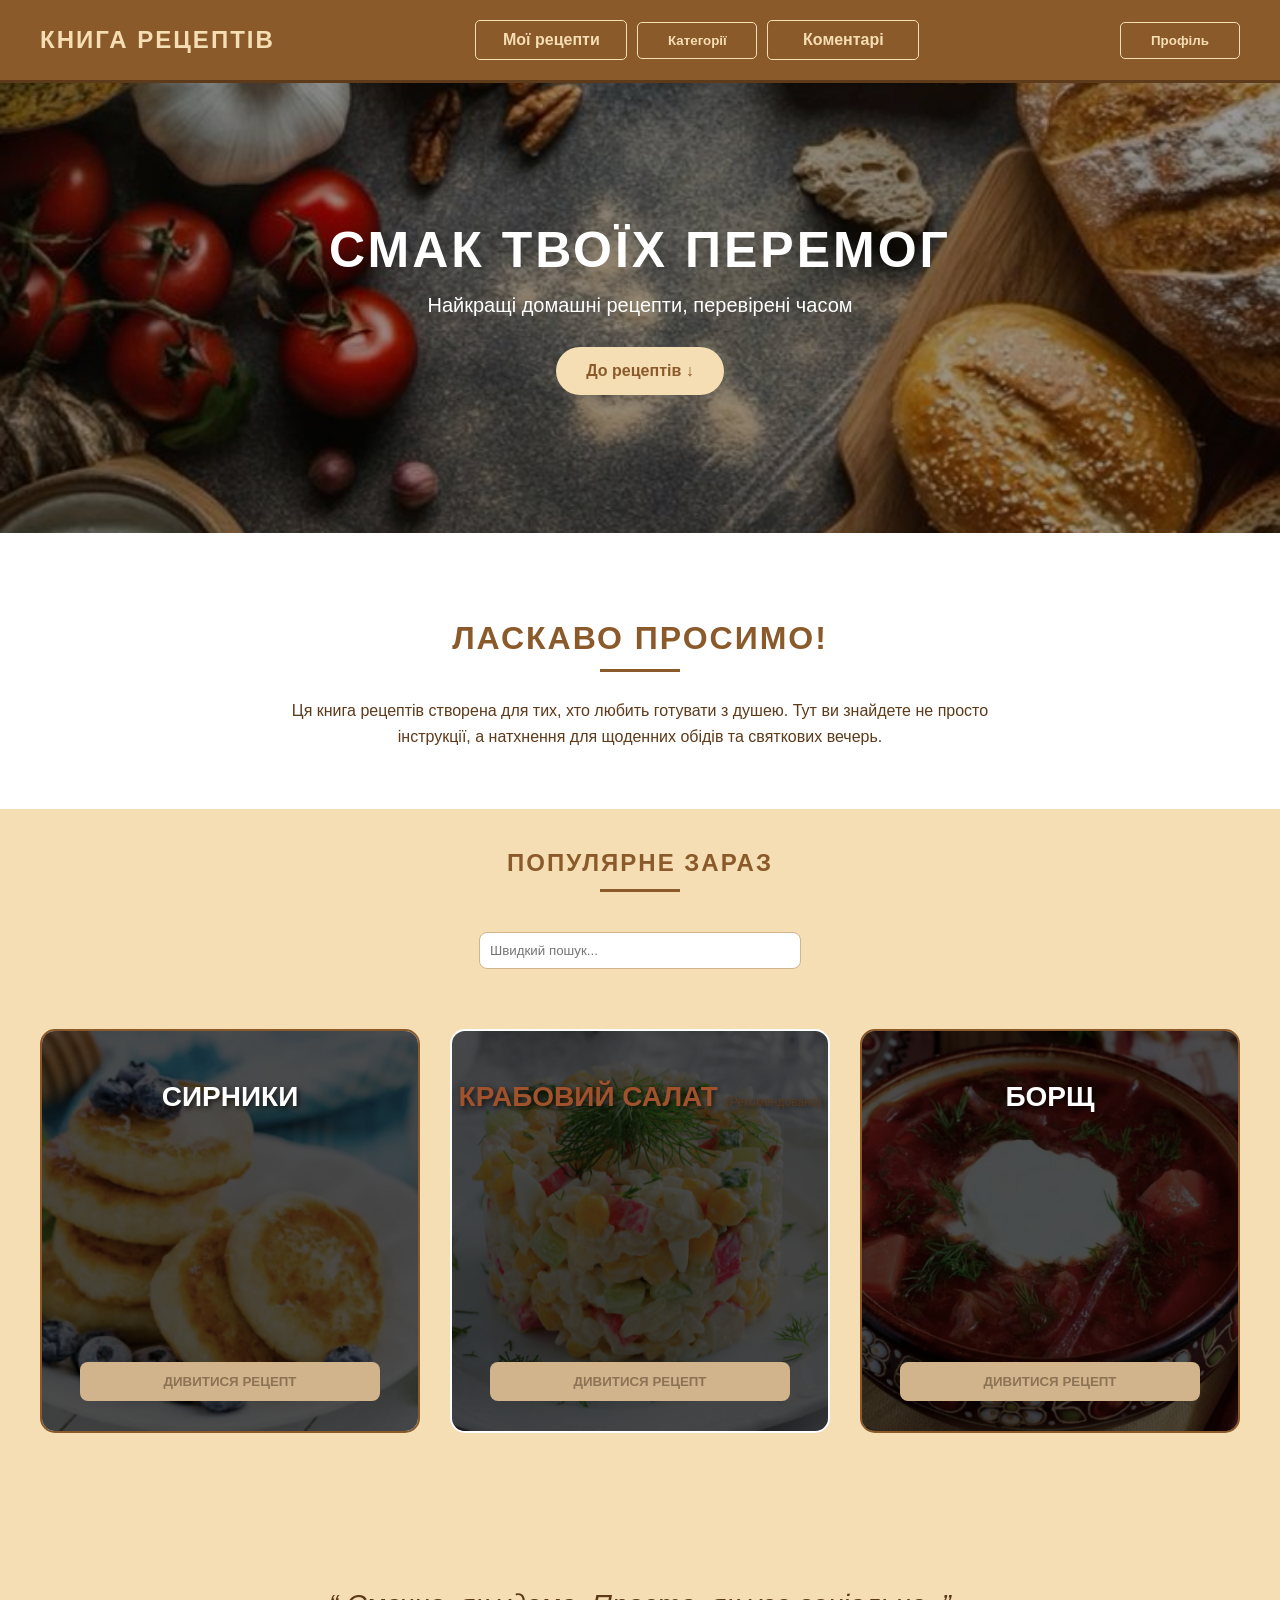
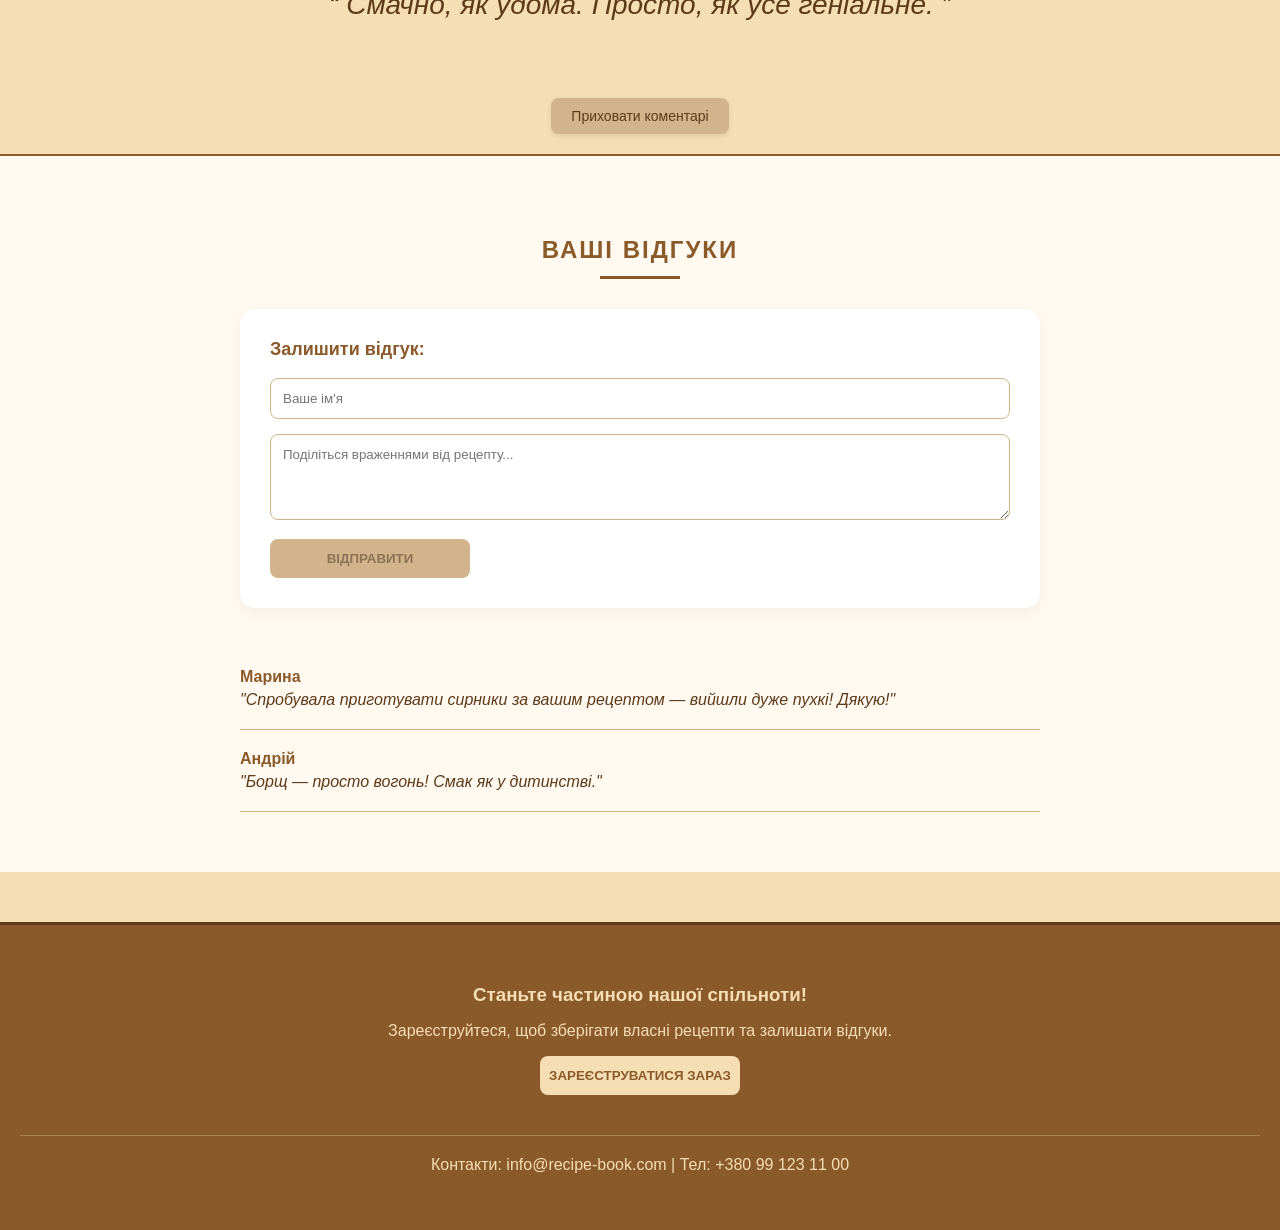
<file: index.html>
<!DOCTYPE html>
<html lang="uk">
<head>
    <meta name="viewport" content="width=device-width, initial-scale=1.0">
    <meta charset="UTF-8">
    <link rel="preconnect" href="https://fonts.googleapis.com">
    <link rel="preconnect" href="https://fonts.gstatic.com" crossorigin>
    <link href="https://fonts.googleapis.com/css2?family=Montserrat:wght@400;700&family=Playfair+Display:ital,wght@0,400..900;1,400..900&display=swap" rel="stylesheet">
    <link rel="stylesheet" href="style.css">
    <title>Кулінарна книга</title>
</head>
<body>
    <header class="header">
        <div class="logo">КНИГА РЕЦЕПТІВ</div>
    
        <nav class="nav">
            <a href="#recipes" class="nav-button">Мої рецепти</a>
            
            <div class="dropdown">
                <button class="dropbtn">Категорії</button>
                <div class="dropdown-content">
                    <a href="breakfast.html">Сніданки</a>
                    <a href="lunch.html">Обіди</a>
                    <a href="desserts.html">Десерти</a>
                    <a href="cold.html">Холодне</a>
                    <a href="drinks.html">Напої</a>
                </div>
            </div>
            
            <a href="index.html#comments" class="nav-button">Коментарі</a>
        </nav>
    
        <div class="dropdown">
            <button class="dropbtn">Профіль</button>
            <div class="dropdown-content">
                <a href="profile.html">Увійти</a> 
                <a href="#registration">Зареєструватися</a>
            </div>
        </div>
    </header>

    <main>
        <section class="hero-section" style="background: linear-gradient(rgba(0,0,0,0.4), rgba(0,0,0,0.4)), url('img/main-bg.jpg') no-repeat center/cover; height: 450px; display: flex; flex-direction: column; justify-content: center; align-items: center; color: white; text-align: center;">
            <h1 style="font-size: 50px; text-transform: uppercase; letter-spacing: 3px; margin: 0;">Смак Твоїх Перемог</h1>
            <p style="font-size: 20px; margin: 15px 0 30px;">Найкращі домашні рецепти, перевірені часом</p>
            <a href="#recipes" style="background-color: #F5DEB3; color: #8B5A2B; padding: 15px 30px; text-decoration: none; font-weight: bold; border-radius: 30px; transition: 0.3s;">До рецептів ↓</a>
        </section>
    
        <section style="padding: 60px 20px; text-align: center; background-color: #fff;">
            <h2 style="color: #8B5A2B; font-size: 32px;">Ласкаво просимо!</h2>
            <p style="max-width: 700px; margin: 0 auto; color: #5d3a1a; line-height: 1.6;">
                Ця книга рецептів створена для тих, хто любить готувати з душею. 
                Тут ви знайдете не просто інструкції, а натхнення для щоденних обідів та святкових вечерь.
            </p>
        </section>
    
        <section id="recipes" style="padding: 20px 0 60px;">
            <h2 style="text-align: center; color: #8B5A2B; margin-bottom: 40px;">Популярне зараз</h2>
            <div class="recipe-grid">
                <div class="recipe-card">
                    <div class="recipe-image-container"><img src="img/sirniky.png" class="recipe-image"></div>
                    <h3 class="recipe-title">СИРНИКИ</h3>
                    <button class="recipe-btn" onclick="openModal('sirnykyModal')">Дивитися рецепт</button>
                </div>
                
                <div class="recipe-card">
                    <div class="recipe-image-container"><img src="img/crab.png" class="recipe-image"></div>
                    <h3 class="recipe-title">КРАБОВИЙ САЛАТ</h3>
                    <button class="recipe-btn" onclick="openModal('crabModal')">Дивитися рецепт</button>
                </div>
    
                <div class="recipe-card">
                    <div class="recipe-image-container"><img src="img/borch.png" class="recipe-image"></div>
                    <h3 class="recipe-title">БОРЩ</h3>
                    <button class="recipe-btn" onclick="openModal('borchModal')">Дивитися рецепт</button>
                </div>
            </div>
        </section>
    
        <section style="padding: 50px 20px; text-align: center; background: transparent;">
            <div style="max-width: 900px; margin: 0 auto; color: #5d3a1a;">
                <h3 style="font-style: italic; font-size: 28px; font-weight: 300; line-height: 1.6; margin: 0;">
                    &ldquo; Смачно, як удома. Просто, як усе геніальне. &rdquo;
                </h3>
            </div>
        </section>
    </main>
    <div style="text-align: center; margin: 20px 0;">
        <button id="toggleCommentsBtn" onclick="toggleComments()" class="comment-toggle-button">
            Приховати коментарі
        </button>
    </div>
    <section id="comments" style="padding: 60px 20px; background-color: #fff9f0; border-top: 2px solid #8B5A2B;">
        <div style="max-width: 800px; margin: 0 auto;">
            <h2 style="text-align: center; color: #8B5A2B; margin-bottom: 30px; font-family: Arial, sans-serif;">ВАШІ ВІДГУКИ</h2>
    
            <div style="background: white; padding: 30px; border-radius: 15px; box-shadow: 0 4px 15px rgba(0,0,0,0.05); margin-bottom: 40px;">
                <h3 style="color: #8B5A2B; margin-top: 0; font-size: 18px;">Залишити відгук:</h3>
                <form id="commentForm">
                    <input type="text" placeholder="Ваше ім'я" style="width: 100%; padding: 12px; margin-bottom: 15px; border: 1px solid #d2b48c; border-radius: 8px; box-sizing: border-box;">
                    <textarea placeholder="Поділіться враженнями від рецепту..." rows="4" style="width: 100%; padding: 12px; margin-bottom: 15px; border: 1px solid #d2b48c; border-radius: 8px; box-sizing: border-box; resize: vertical;"></textarea>
                    <button type="button" class="recipe-btn" style="position: static; width: 200px; cursor: pointer;">Відправити</button>
                </form>
            </div>
    
            <div id="commentsList">
                <div style="border-bottom: 1px solid #d2b48c; padding: 20px 0;">
                    <strong style="color: #8B5A2B; font-size: 16px;">Марина</strong>
                    <p style="color: #5d3a1a; margin: 5px 0 0; font-style: italic;">"Спробувала приготувати сирники за вашим рецептом — вийшли дуже пухкі! Дякую!"</p>
                </div>
                <div style="border-bottom: 1px solid #d2b48c; padding: 20px 0;">
                    <strong style="color: #8B5A2B; font-size: 16px;">Андрій</strong>
                    <p style="color: #5d3a1a; margin: 5px 0 0; font-style: italic;">"Борщ — просто вогонь! Смак як у дитинстві."</p>
                </div>
            </div>
        </div>
    </section>
    <footer id="registration" style="padding: 40px 20px; text-align: center; background-color: #8B5A2B; color: #F5DEB3;">
        <h3 style="margin-bottom: 10px;">Станьте частиною нашої спільноти!</h3>
        <p>Зареєструйтеся, щоб зберігати власні рецепти та залишати відгуки.</p>
        <button class="recipe-btn" style="position: static; background-color: #F5DEB3; color: #8B5A2B; width: 200px; margin-bottom: 20px;">Зареєструватися зараз</button>
        <hr style="border: 0; border-top: 1px solid rgba(245, 222, 179, 0.3); margin: 20px 0;">
        <p>Контакти: info@recipe-book.com | Тел: +380 99 123 11 00</p>
    </footer>

    <div id="sirnykyModal" class="modal">
        <div class="modal-content">
          <span class="close-btn" onclick="closeModal('sirnykyModal')">&times;</span>
          <h2>Сирники</h2>
          <p><strong>Інгредієнти:</strong> 500г сиру, 1 яйце, 3 ст.л. борошна, 2 ст.л. цукру.</p>
          <p><strong>Приготування:</strong> Змішати всі інгредієнти, сформувати сирники та обсмажити на сковорідці до золотистої скоринки.</p>
        </div>
    </div>

    <div id="crabModal" class="modal">
        <div class="modal-content">
            <span class="close-btn" onclick="closeModal('crabModal')">&times;</span>
            <h2>Крабовий салат</h2>
            <p><strong>Інгредієнти:</strong> Крабові палички, кукурудза, яйця, рис, огірок, майонез.</p>
            <p><strong>Приготування:</strong> Наріжте інгредієнти кубиками, змішайте та заправте майонезом.</p>
        </div>
    </div>
    
    <div id="borchModal" class="modal">
        <div class="modal-content">
            <span class="close-btn" onclick="closeModal('borchModal')">&times;</span>
            <h2>Український Борщ</h2>
            <p><strong>Інгредієнти:</strong> М'ясо, буряк, капуста, картопля, морква, цибуля, томатна паста.</p>
            <p><strong>Приготування:</strong> Зваріть бульйон, додайте овочі. Буряк тушкуйте окремо з томатом для кольору.</p>
        </div>
    </div>

    <script src="script.js"></script>
</body>
</html>
</file>
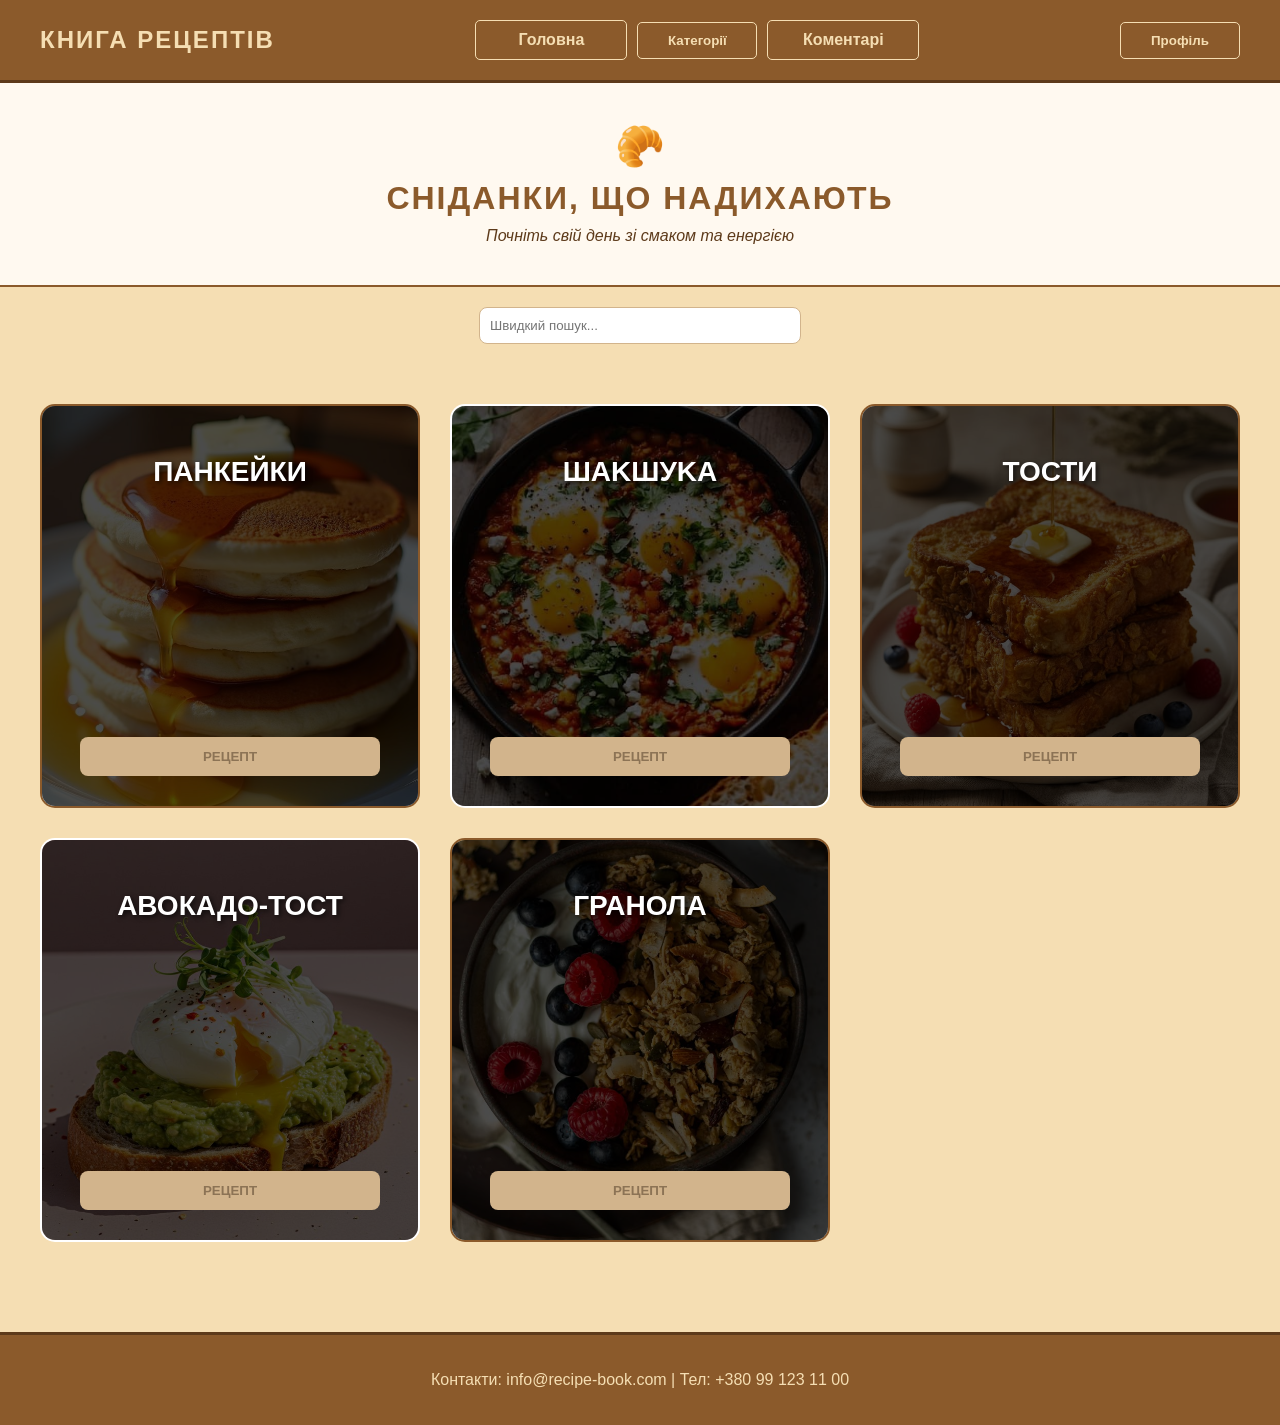
<file: breakfast.html>
<!DOCTYPE html>
<html lang="uk">
<head>
    <meta name="viewport" content="width=device-width, initial-scale=1.0">
    <meta charset="UTF-8">
    <link rel="stylesheet" href="style.css">
    <title>Сніданки - Кулінарна книга</title>
</head>
<body>
    <header class="header">
        <div class="logo">КНИГА РЕЦЕПТІВ</div>
        <nav class="nav">
            <a href="index.html" class="nav-button">Головна</a>
            <div class="dropdown">
                <button class="dropbtn">Категорії</button>
                <div class="dropdown-content">
                    <a href="breakfast.html">Сніданки</a>
                    <a href="lunch.html">Обіди</a>
                    <a href="desserts.html">Десерти</a>
                    <a href="cold.html">Холодне</a>
                    <a href="drinks.html">Напої</a>
                </div>
            </div>
            <a href="#comments" class="nav-button">Коментарі</a>
        </nav>
        <div class="dropdown">
            <button class="dropbtn">Профіль</button>
            <div class="dropdown-content">
                <a href="profile.html">Увійти</a> 
                <a href="#registration">Зареєструватися</a>
            </div>
        </div>
    </header>

    <main>
        <section style="background-color: #fff9f0; padding: 40px 0; text-align: center; border-bottom: 2px solid #8B5A2B;">
            <span style="font-size: 40px; color: #8B5A2B;">🥐</span>
            <h1 style="color: #8B5A2B; text-transform: uppercase; letter-spacing: 2px; margin: 10px 0; font-size: 32px;">
                Сніданки, що надихають
            </h1>
            <p style="color: #5d3a1a; font-style: italic; margin: 0; font-size: 16px;">
                Почніть свій день зі смаком та енергією
            </p>
        </section>

        <section class="recipe-grid">
            <div class="recipe-card">
                <div class="recipe-image-container">
                    <img src="img/pancakes.jpg" alt="Панкейки" class="recipe-image">
                </div>
                <h3 class="recipe-title">ПАНКЕЙКИ</h3>
                <button class="recipe-btn" onclick="openModal('pancakeModal')">Рецепт</button>
            </div>
            
            <div class="recipe-card">
                <div class="recipe-image-container">
                    <img src="img/shakshuka.jpg" alt="Шакшука" class="recipe-image">
                </div>
                <h3 class="recipe-title">ШАKШУKA</h3>
                <button class="recipe-btn" onclick="openModal('shakshukaModal')">Рецепт</button>
            </div>
            
            <div class="recipe-card">
                <div class="recipe-image-container">
                    <img src="img/toasts.jpg" alt="Тости" class="recipe-image">
                </div>
                <h3 class="recipe-title">ТОСТИ</h3>
                <button class="recipe-btn" onclick="openModal('toastModal')">Рецепт</button>
            </div>
            
            <div class="recipe-card">
                <div class="recipe-image-container">
                    <img src="img/avocado.jpg" alt="Авокадо тост" class="recipe-image">
                </div>
                <h3 class="recipe-title">АВОКАДО-ТОСТ</h3>
                <button class="recipe-btn" onclick="openModal('avocadoModal')">Рецепт</button>
            </div>
            
            <div class="recipe-card">
                <div class="recipe-image-container">
                    <img src="img/granola.jpg" alt="Гранола" class="recipe-image">
                </div>
                <h3 class="recipe-title">ГРАНОЛА</h3>
                <button class="recipe-btn" onclick="openModal('granolaModal')">Рецепт</button>
            </div>
        </section>
    </main>

    <footer>
        <p>Контакти: info@recipe-book.com | Тел: +380 99 123 11 00</p>
    </footer>

    <div id="pancakeModal" class="modal">
        <div class="modal-content">
            <span class="close-btn" onclick="closeModal('pancakeModal')">&times;</span>
            <h2>Пишні Панкейки</h2>
            <p><strong>Інгредієнти:</strong> 200мл молока, 1 яйце, 1.5 склянки борошна, 2 ст.л. цукру, 1 ч.л. розпушувача.</p>
            <p><strong>Приготування:</strong> Змішайте сухі інгредієнти, додайте молоко та яйце. Смажте на сухій сковорідці до появи бульбашок, потім переверніть.</p>
        </div>
    </div>
    
    <div id="shakshukaModal" class="modal">
        <div class="modal-content">
            <span class="close-btn" onclick="closeModal('shakshukaModal')">&times;</span>
            <h2>Шакшука</h2>
            <p><strong>Інгредієнти:</strong> 2 яйця, 2 помідори, половина болгарського перцю, цибуля, спеції (кумін, паприка), зелень.</p>
            <p><strong>Приготування:</strong> Обсмажте цибулю та перець, додайте нарізані томати. Зробіть заглиблення, вбийте яйця та готуйте під кришкою до готовності білка.</p>
        </div>
    </div>
    
    <div id="toastModal" class="modal">
        <div class="modal-content">
            <span class="close-btn" onclick="closeModal('toastModal')">&times;</span>
            <h2>Французькі тости</h2>
            <p><strong>Інгредієнти:</strong> Батон або бріош, 1 яйце, 50мл молока, дрібка кориці, мед для подачі.</p>
            <p><strong>Приготування:</strong> Збийте яйце з молоком та корицею. Вмочіть скибочки хліба в суміш і обсмажте на вершковому маслі до золотої скоринки.</p>
        </div>
    </div>
    
    <div id="avocadoModal" class="modal">
        <div class="modal-content">
            <span class="close-btn" onclick="closeModal('avocadoModal')">&times;</span>
            <h2>Авокадо-тост</h2>
            <p><strong>Інгредієнти:</strong> Цільнозерновий хліб, 1 стигле авокадо, яйце пашот, сіль, лимонний сік.</p>
            <p><strong>Приготування:</strong> Розімніть авокадо з лимонним соком, намажте на підсмажений хліб. Зверху викладіть тепле яйце пашот.</p>
        </div>
    </div>
    
    <div id="granolaModal" class="modal">
        <div class="modal-content">
            <span class="close-btn" onclick="closeModal('granolaModal')">&times;</span>
            <h2>Гранола з йогуртом</h2>
            <p><strong>Інгредієнти:</strong> Гранола (запечена вівсянка), грецький йогурт, свіжі ягоди, горіхи.</p>
            <p><strong>Приготування:</strong> Викладіть у склянку шарами йогурт, потім гранолу, зверху додайте свіжі ягоди та полийте медом.</p>
        </div>
    </div>

    <script src="script.js"></script>
</body>
</html>
</file>
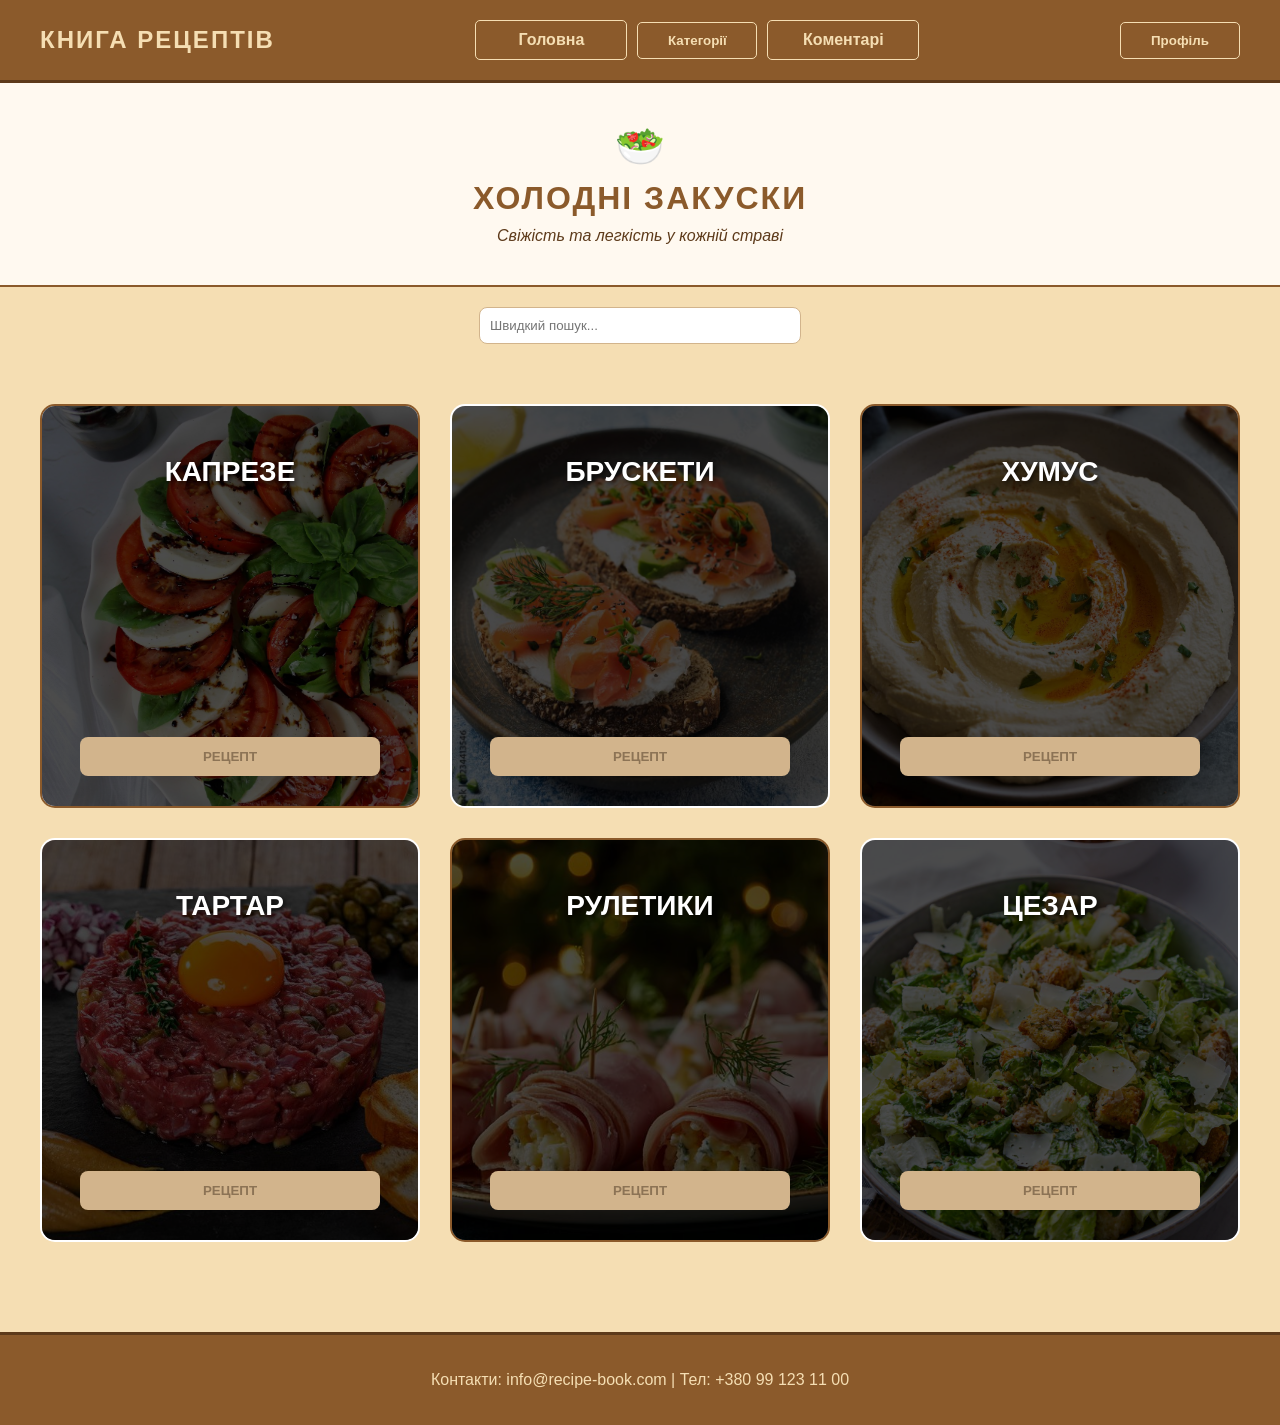
<file: cold.html>
<!DOCTYPE html>
<html lang="uk">
<head>
    <meta name="viewport" content="width=device-width, initial-scale=1.0">
    <meta charset="UTF-8">
    <link rel="stylesheet" href="style.css">
    <title>Холодні закуски - Кулінарна книга</title>
</head>
<body>
    <header class="header">
        <div class="logo">КНИГА РЕЦЕПТІВ</div>
        <nav class="nav">
            <a href="index.html" class="nav-button">Головна</a>
            <div class="dropdown">
                <button class="dropbtn">Категорії</button>
                <div class="dropdown-content">
                    <a href="breakfast.html">Сніданки</a>
                    <a href="lunch.html">Обіди</a>
                    <a href="desserts.html">Десерти</a>
                    <a href="cold.html">Холодне</a>
                    <a href="drinks.html">Напої</a>
                </div>
            </div>
            <a href="#comments" class="nav-button">Коментарі</a>
        </nav>
        <div class="dropdown">
            <button class="dropbtn">Профіль</button>
            <div class="dropdown-content">
                <a href="profile.html">Увійти</a> 
                <a href="#registration">Зареєструватися</a>
            </div>
        </div>
    </header>

    <main>
        <section style="background-color: #fff9f0; padding: 40px 0; text-align: center; border-bottom: 2px solid #8B5A2B;">
            <span style="font-size: 40px; color: #8B5A2B;">🥗</span> 
            <h1 style="color: #8B5A2B; text-transform: uppercase; letter-spacing: 2px; margin: 10px 0; font-size: 32px;">
                Холодні закуски
            </h1>
            <p style="color: #5d3a1a; font-style: italic; margin: 0; font-size: 16px;">
                Свіжість та легкість у кожній страві
            </p>
        </section>

        <section class="recipe-grid">
            <div class="recipe-card">
                <div class="recipe-image-container"><img src="img/caprese.jpg" class="recipe-image"></div>
                <h3 class="recipe-title">КАПРЕЗЕ</h3>
                <button class="recipe-btn" onclick="openModal('capreseModal')">Рецепт</button>
            </div>
            <div class="recipe-card">
                <div class="recipe-image-container"><img src="img/bruschetta.jpg" class="recipe-image"></div>
                <h3 class="recipe-title">БРУСКЕТИ</h3>
                <button class="recipe-btn" onclick="openModal('bruschettaModal')">Рецепт</button>
            </div>
            <div class="recipe-card">
                <div class="recipe-image-container"><img src="img/hummus.jpg" class="recipe-image"></div>
                <h3 class="recipe-title">ХУМУС</h3>
                <button class="recipe-btn" onclick="openModal('hummusModal')">Рецепт</button>
            </div>
            <div class="recipe-card">
                <div class="recipe-image-container"><img src="img/tartare.jpg" class="recipe-image"></div>
                <h3 class="recipe-title">ТАРТАР</h3>
                <button class="recipe-btn" onclick="openModal('tartareModal')">Рецепт</button>
            </div>
            <div class="recipe-card">
                <div class="recipe-image-container"><img src="img/ham-rolls.jpg" class="recipe-image"></div>
                <h3 class="recipe-title">РУЛЕТИКИ</h3>
                <button class="recipe-btn" onclick="openModal('rollsModal')">Рецепт</button>
            </div>
            <div class="recipe-card">
                <div class="recipe-image-container"><img src="img/caesar.jpg" class="recipe-image"></div>
                <h3 class="recipe-title">ЦЕЗАР</h3>
                <button class="recipe-btn" onclick="openModal('caesarModal')">Рецепт</button>
            </div>
        </section>
    </main>

    <footer>
        <p>Контакти: info@recipe-book.com | Тел: +380 99 123 11 00</p>
    </footer>

    <div id="capreseModal" class="modal">
        <div class="modal-content">
            <span class="close-btn" onclick="closeModal('capreseModal')">&times;</span>
            <h2>Салат Капрезе</h2>
            <p><strong>Інгредієнти:</strong> Томати, сир Моцарела, свіжий базилік, оливкова олія, бальзамічний оцет.</p>
            <p><strong>Приготування:</strong> Наріжте томати та моцарелу кружечками. Викладіть по черзі, додайте листя базиліку. Полийте олією та соусом.</p>
        </div>
    </div>
    
    <div id="bruschettaModal" class="modal">
        <div class="modal-content">
            <span class="close-btn" onclick="closeModal('bruschettaModal')">&times;</span>
            <h2>Брускети з лососем</h2>
            <p><strong>Інгредієнти:</strong> Багет, слабосолений лосось, вершковий сир, кріп, лимонний сік.</p>
            <p><strong>Приготування:</strong> Підсушіть скибочки багета. Намажте сиром, викладіть шматочки риби. Посипте кропом та збризніть лимоном.</p>
        </div>
    </div>
    
    <div id="hummusModal" class="modal">
        <div class="modal-content">
            <span class="close-btn" onclick="closeModal('hummusModal')">&times;</span>
            <h2>Домашній хумус</h2>
            <p><strong>Інгредієнти:</strong> Консервований нут, тахіні (кунжутна паста), оливкова олія, часник, сік лимона.</p>
            <p><strong>Приготування:</strong> Збийте в блендері нут із тахіні, часником та лимоном до однорідності. При подачі полийте олією та посипте паприкою.</p>
        </div>
    </div>

    <div id="tartareModal" class="modal">
        <div class="modal-content">
            <span class="close-btn" onclick="closeModal('tartareModal')">&times;</span>
            <h2>Тартар із яловичини</h2>
            <p><strong>Інгредієнти:</strong> Свіжа яловича вирізка, каперси, корнішони, червона цибуля, яєчний жовток.</p>
            <p><strong>Приготування:</strong> Дуже дрібно наріжте м'ясо та овочі. Змішайте, додайте спеції. Зверху викладіть жовток.</p>
        </div>
    </div>
    
    <div id="rollsModal" class="modal">
        <div class="modal-content">
            <span class="close-btn" onclick="closeModal('rollsModal')">&times;</span>
            <h2>Рулетики з шинки</h2>
            <p><strong>Інгредієнти:</strong> Шинка, плавлений сир, часник, майонез, зелень.</p>
            <p><strong>Приготування:</strong> Змішайте натертий сир із часником та майонезом. Намажте на шинку, загорніть рулетиком.</p>
        </div>
    </div>
    
    <div id="caesarModal" class="modal">
        <div class="modal-content">
            <span class="close-btn" onclick="closeModal('caesarModal')">&times;</span>
            <h2>Салат Цезар</h2>
            <p><strong>Інгредієнти:</strong> Салат, куряче філе, сухарики, Пармезан, соус Цезар.</p>
            <p><strong>Приготування:</strong> Викладіть салат, обсмажену курку та сухарики. Полийте соусом та посипте сиром.</p>
        </div>
    </div>

    <script src="script.js"></script>
</body>
</html>
</file>
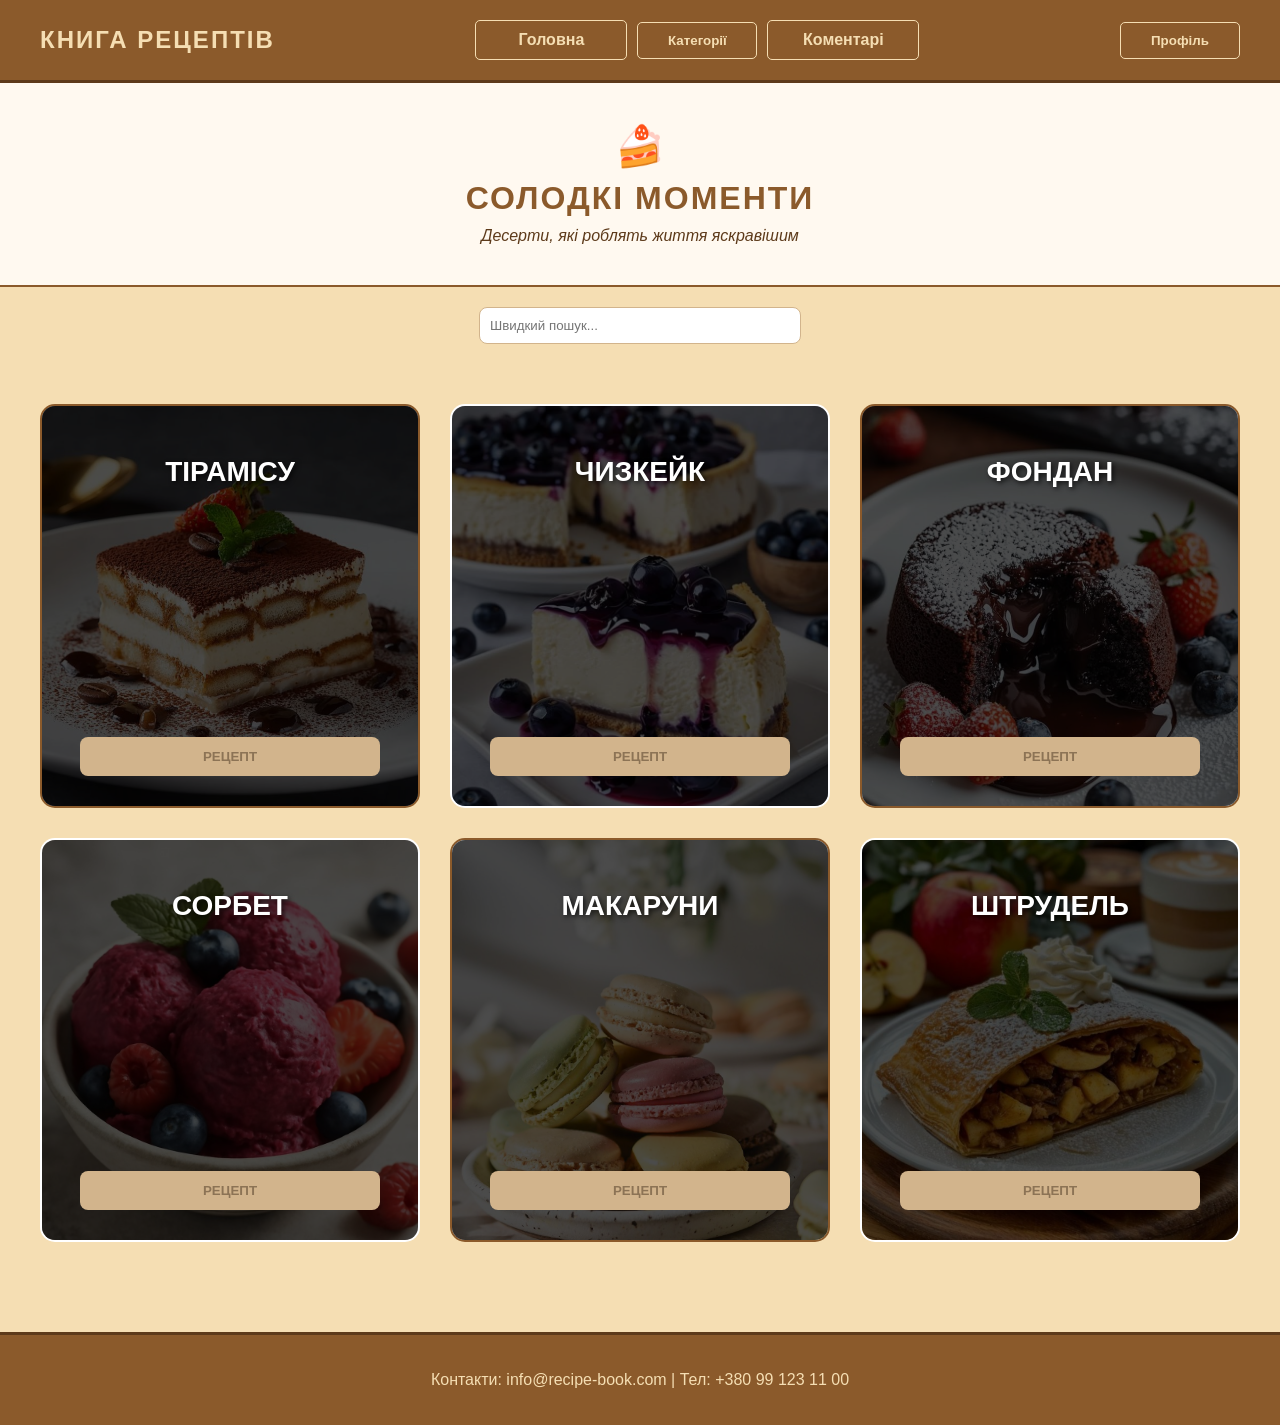
<file: desserts.html>
<!DOCTYPE html>
<html lang="uk">
<head>
    <meta name="viewport" content="width=device-width, initial-scale=1.0">
    <meta charset="UTF-8">
    <link rel="stylesheet" href="style.css">
    <title>Сніданки - Кулінарна книга</title>
</head>
<body>
    <header class="header">
        <div class="logo">КНИГА РЕЦЕПТІВ</div>
        <nav class="nav">
            <a href="index.html" class="nav-button">Головна</a>
            <div class="dropdown">
                <button class="dropbtn">Категорії</button>
                <div class="dropdown-content">
                    <a href="breakfast.html">Сніданки</a>
                    <a href="lunch.html">Обіди</a>
                    <a href="desserts.html">Десерти</a>
                    <a href="cold.html">Холодне</a>
                    <a href="drinks.html">Напої</a>
                </div>
            </div>
            <a href="#comments" class="nav-button">Коментарі</a>
        </nav>
        <div class="dropdown">
            <button class="dropbtn">Профіль</button>
            <div class="dropdown-content">
                <a href="profile.html">Увійти</a> 
                <a href="#registration">Зареєструватися</a>
            </div>
        </div>
    </header>

    <main>
        <section style="background-color: #fff9f0; padding: 40px 0; text-align: center; border-bottom: 2px solid #8B5A2B;">
            <span style="font-size: 40px; color: #8B5A2B;">🍰</span> 
            <h1 style="color: #8B5A2B; text-transform: uppercase; letter-spacing: 2px; margin: 10px 0; font-size: 32px;">
                Солодкі моменти
            </h1>
            <p style="color: #5d3a1a; font-style: italic; margin: 0; font-size: 16px;">
                Десерти, які роблять життя яскравішим
            </p>
        </section>

        <section class="recipe-grid">
            <div class="recipe-card">
                <div class="recipe-image-container"><img src="img/tiramisu.jpg" class="recipe-image"></div>
                <h3 class="recipe-title">ТІРАМІСУ</h3>
                <button class="recipe-btn" onclick="openModal('tiramisuModal')">Рецепт</button>
            </div>
            <div class="recipe-card">
                <div class="recipe-image-container"><img src="img/cheesecake.jpg" class="recipe-image"></div>
                <h3 class="recipe-title">ЧИЗКЕЙК</h3>
                <button class="recipe-btn" onclick="openModal('cheesecakeModal')">Рецепт</button>
            </div>
            <div class="recipe-card">
                <div class="recipe-image-container"><img src="img/fondant.jpg" class="recipe-image"></div>
                <h3 class="recipe-title">ФОНДАН</h3>
                <button class="recipe-btn" onclick="openModal('fondantModal')">Рецепт</button>
            </div>
            <div class="recipe-card">
                <div class="recipe-image-container"><img src="img/sorbet.jpg" class="recipe-image"></div>
                <h3 class="recipe-title">СОРБЕТ</h3>
                <button class="recipe-btn" onclick="openModal('sorbetModal')">Рецепт</button>
            </div>
            <div class="recipe-card">
                <div class="recipe-image-container"><img src="img/macarons.jpg" class="recipe-image"></div>
                <h3 class="recipe-title">МАКАРУНИ</h3>
                <button class="recipe-btn" onclick="openModal('macaronsModal')">Рецепт</button>
            </div>
            <div class="recipe-card">
                <div class="recipe-image-container"><img src="img/strudel.jpg" class="recipe-image"></div>
                <h3 class="recipe-title">ШТРУДЕЛЬ</h3>
                <button class="recipe-btn" onclick="openModal('strudelModal')">Рецепт</button>
            </div>
        </section>
    </main>

    <footer>
        <p>Контакти: info@recipe-book.com | Тел: +380 99 123 11 00</p>
    </footer>

    <div id="tiramisuModal" class="modal">
        <div class="modal-content">
            <span class="close-btn" onclick="closeModal('tiramisuModal')">&times;</span>
            <h2>Тірамісу</h2>
            <p><strong>Інгредієнти:</strong> Савоярді, маскарпоне, кава, какао, яйця, цукор.</p>
            <p><strong>Приготування:</strong> Збийте крем з маскарпоне. Вмочуйте печиво в каву, викладайте шарами з кремом. Посипте какао.</p>
        </div>
    </div>
    
    <div id="cheesecakeModal" class="modal">
        <div class="modal-content">
            <span class="close-btn" onclick="closeModal('cheesecakeModal')">&times;</span>
            <h2>Чизкейк Нью-Йорк</h2>
            <p><strong>Інгредієнти:</strong> Пісочне печиво, вершковий сир (Філадельфія), вершки, цукор, яйця.</p>
            <p><strong>Приготування:</strong> Зробіть основу з печива. Змішайте сир з іншими інгредієнтами, вилийте на основу та запікайте на водяній бані.</p>
        </div>
    </div>
    
    <div id="fondantModal" class="modal">
        <div class="modal-content">
            <span class="close-btn" onclick="closeModal('fondantModal')">&times;</span>
            <h2>Шоколадний фондан</h2>
            <p><strong>Інгредієнти:</strong> Чорний шоколад, вершкове масло, борошно, яйця, цукор.</p>
            <p><strong>Приготування:</strong> Розтопіть шоколад з маслом. Змішайте з яйцями та борошном. Запікайте рівно 8-10 хвилин при 200°C.</p>
        </div>
    </div>

    <div id="sorbetModal" class="modal">
        <div class="modal-content">
            <span class="close-btn" onclick="closeModal('sorbetModal')">&times;</span>
            <h2>Ягідний сорбет</h2>
            <p><strong>Інгредієнти:</strong> 500г заморожених ягід (малина або полуниця), 100г цукрової пудри, 1 ст.л. лимонного соку.</p>
            <p><strong>Приготування:</strong> Збийте ягоди з пудрою та соком у блендері до однорідності. Поставте в морозилку на 2 години, помішуючи кожні 30 хвилин.</p>
        </div>
    </div>
    
    <div id="macaronsModal" class="modal">
        <div class="modal-content">
            <span class="close-btn" onclick="closeModal('macaronsModal')">&times;</span>
            <h2>Макаруни</h2>
            <p><strong>Інгредієнти:</strong> Мигдалеве борошно, цукрова пудра, яєчні білки, барвник, ганаш для начинки.</p>
            <p><strong>Приготування:</strong> Збийте білки з пудрою, змішайте з мигдалевим борошном. Висадіть на деко кружечки, дайте підсохнути 30 хв і випікайте 12-15 хв при 150°C. З'єднайте половинки кремом.</p>
        </div>
    </div>
    
    <div id="strudelModal" class="modal">
        <div class="modal-content">
            <span class="close-btn" onclick="closeModal('strudelModal')">&times;</span>
            <h2>Яблучний штрудель</h2>
            <p><strong>Інгредієнти:</strong> Листкове тісто, 3 яблука, 50г родзинок, кориця, цукор, вершкове масло.</p>
            <p><strong>Приготування:</strong> Наріжте яблука, змішайте з корицею та цукром. Викладіть на тонко розкатане тісто, згорніть рулетом і запікайте 30-35 хвилин при 180°C.</p>
        </div>
    </div>

    <script src="script.js"></script>
</body>
</html>
</file>
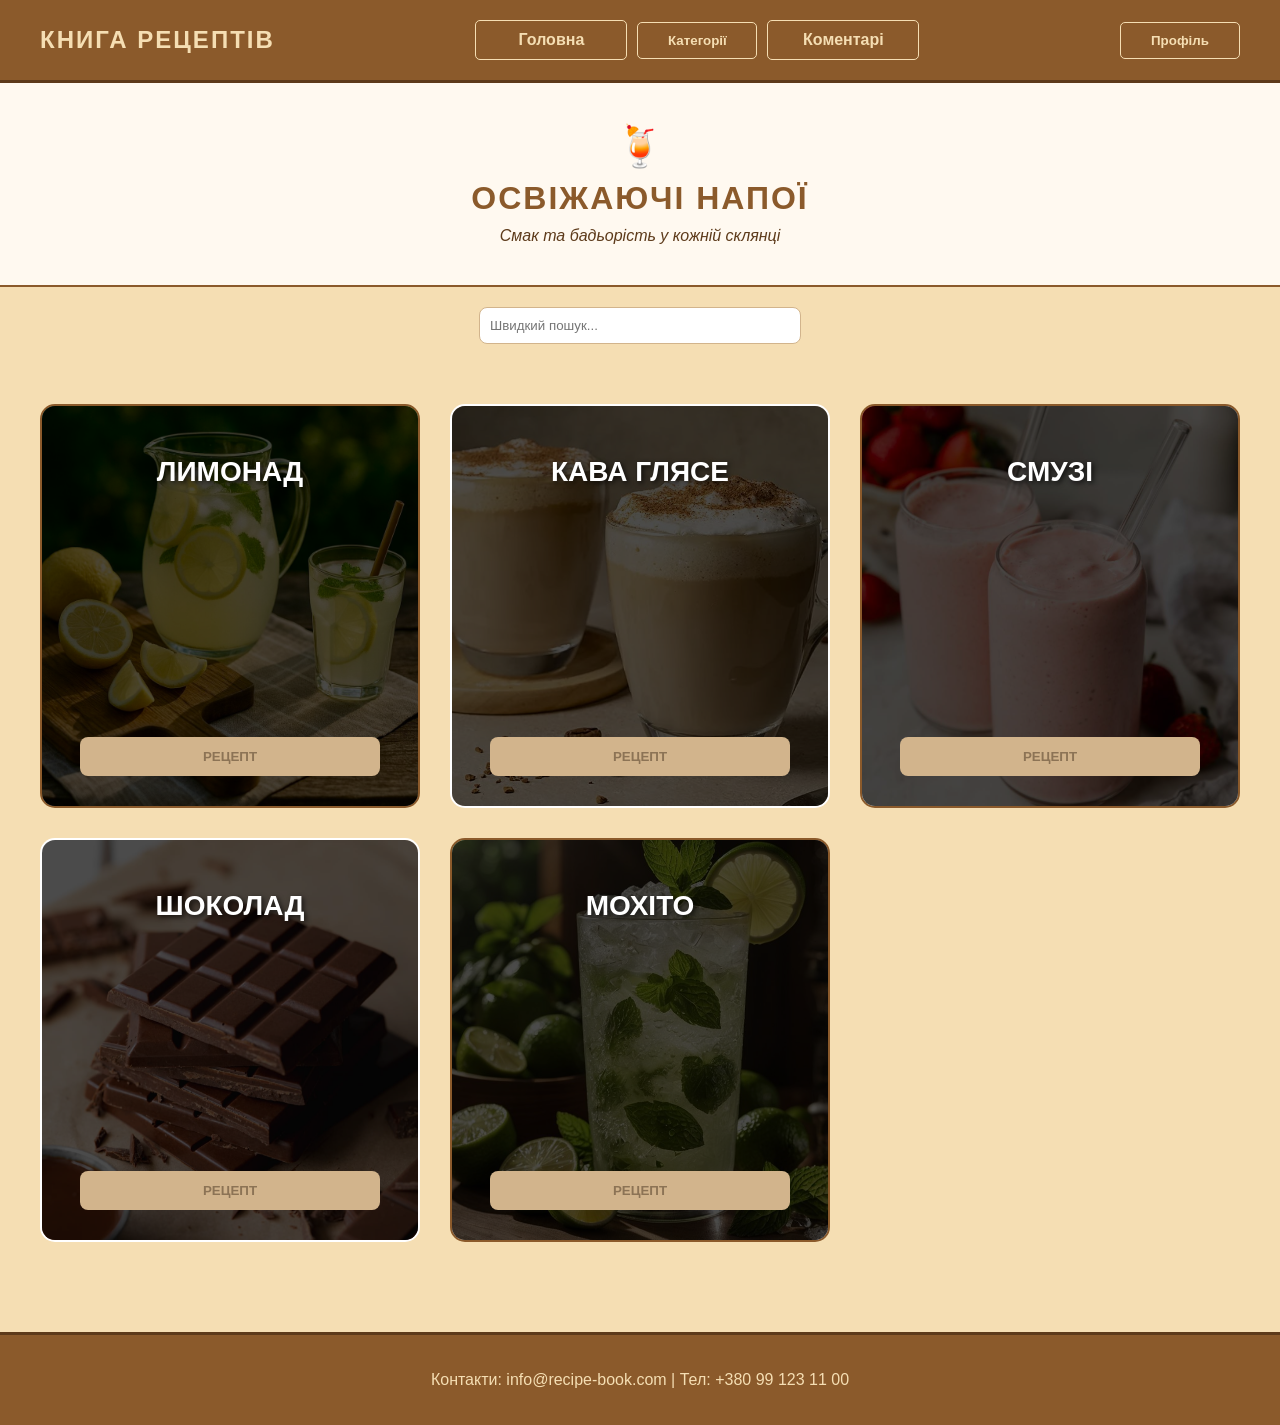
<file: drinks.html>
<!DOCTYPE html>
<html lang="uk">
<head>
    <meta name="viewport" content="width=device-width, initial-scale=1.0">
    <meta charset="UTF-8">
    <link rel="stylesheet" href="style.css">
    <title>Напої - Кулінарна книга</title>
</head>
<body>
    <header class="header">
        <div class="logo">КНИГА РЕЦЕПТІВ</div>
        <nav class="nav">
            <a href="index.html" class="nav-button">Головна</a>
            <div class="dropdown">
                <button class="dropbtn">Категорії</button>
                <div class="dropdown-content">
                    <a href="breakfast.html">Сніданки</a>
                    <a href="lunch.html">Обіди</a>
                    <a href="desserts.html">Десерти</a>
                    <a href="cold.html">Холодне</a>
                    <a href="drinks.html">Напої</a>
                </div>
            </div>
            <a href="#comments" class="nav-button">Коментарі</a>
        </nav>
        <div class="dropdown">
            <button class="dropbtn">Профіль</button>
            <div class="dropdown-content">
                <a href="profile.html">Увійти</a> 
                <a href="#registration">Зареєструватися</a>
            </div>
        </div>
    </header>

    <main>
        <section style="background-color: #fff9f0; padding: 40px 0; text-align: center; border-bottom: 2px solid #8B5A2B;">
            <span style="font-size: 40px; color: #8B5A2B;">🍹</span> 
            <h1 style="color: #8B5A2B; text-transform: uppercase; letter-spacing: 2px; margin: 10px 0; font-size: 32px;">
                Освіжаючі напої
            </h1>
            <p style="color: #5d3a1a; font-style: italic; margin: 0; font-size: 16px;">
                Смак та бадьорість у кожній склянці
            </p>
        </section>

        <section class="recipe-grid">
            <div class="recipe-card">
                <div class="recipe-image-container"><img src="img/lemonade.jpg" class="recipe-image"></div>
                <h3 class="recipe-title">ЛИМОНАД</h3>
                <button class="recipe-btn" onclick="openModal('lemonadeModal')">Рецепт</button>
            </div>
            <div class="recipe-card">
                <div class="recipe-image-container"><img src="img/glace.jpg" class="recipe-image"></div>
                <h3 class="recipe-title">КАВА ГЛЯСЕ</h3>
                <button class="recipe-btn" onclick="openModal('glaceModal')">Рецепт</button>
            </div>
            <div class="recipe-card">
                <div class="recipe-image-container"><img src="img/smoothie.jpg" class="recipe-image"></div>
                <h3 class="recipe-title">СМУЗІ</h3>
                <button class="recipe-btn" onclick="openModal('smoothieModal')">Рецепт</button>
            </div>
            <div class="recipe-card">
                <div class="recipe-image-container"><img src="img/chocolate.jpg" class="recipe-image"></div>
                <h3 class="recipe-title">ШОКОЛАД</h3>
                <button class="recipe-btn" onclick="openModal('chocolateModal')">Рецепт</button>
            </div>
            <div class="recipe-card">
                <div class="recipe-image-container"><img src="img/mohito.jpg" class="recipe-image"></div>
                <h3 class="recipe-title">МОХІТО</h3>
                <button class="recipe-btn" onclick="openModal('mohitoModal')">Рецепт</button>
            </div>
        </section>
    </main>

    <footer>
        <p>Контакти: info@recipe-book.com | Тел: +380 99 123 11 00</p>
    </footer>

    <div id="lemonadeModal" class="modal">
        <div class="modal-content">
            <span class="close-btn" onclick="closeModal('lemonadeModal')">&times;</span>
            <h2>Домашній Лимонад</h2>
            <p><strong>Інгредієнти:</strong> 3 лимони, 1 літр газованої води, 3 ст.л. меду або цукру, м'ята, лід.</p>
            <p><strong>Приготування:</strong> Вичавіть сік з лимонів, змішайте з цукром та невеликою кількістю теплої води до розчинення. Додайте холодну газовану воду, м'яту та лід.</p>
        </div>
    </div>
    
    <div id="glaceModal" class="modal">
        <div class="modal-content">
            <span class="close-btn" onclick="closeModal('glaceModal')">&times;</span>
            <h2>Кава Глясе</h2>
            <p><strong>Інгредієнти:</strong> 150мл міцної кави, 1 кулька ванільного морозива, тертий шоколад.</p>
            <p><strong>Приготування:</strong> Зваріть каву та дайте їй охолонути. Перелийте в прозору склянку, зверху викладіть кульку морозива та посипте шоколадом.</p>
        </div>
    </div>
    
    <div id="smoothieModal" class="modal">
        <div class="modal-content">
            <span class="close-btn" onclick="closeModal('smoothieModal')">&times;</span>
            <h2>Полуничне Смузі</h2>
            <p><strong>Інгредієнти:</strong> 200г полуниці, 1 банан, 150мл натурального йогурту або молока.</p>
            <p><strong>Приготування:</strong> Помістіть усі інгредієнти в блендер та збийте до однорідної кремової консистенції. Подавайте відразу.</p>
        </div>
    </div>

    <div id="chocolateModal" class="modal">
        <div class="modal-content">
            <span class="close-btn" onclick="closeModal('chocolateModal')">&times;</span>
            <h2>Гарячий Шоколад</h2>
            <p><strong>Інгредієнти:</strong> 200мл молока, 50г чорного шоколаду, дрібка кориці, маршмелоу.</p>
            <p><strong>Приготування:</strong> Нагрійте молоко (не доводячи до кипіння), додайте поламаний шоколад. Помішуйте до розчинення. Прикрасьте маршмелоу.</p>
        </div>
    </div>
    
    <div id="mohitoModal" class="modal">
        <div class="modal-content">
            <span class="close-btn" onclick="closeModal('mohitoModal')">&times;</span>
            <h2>Безалкогольний Мохіто</h2>
            <p><strong>Інгредієнти:</strong> Половина лайма, гілочка м'яти, 1 ст.л. тростинного цукру, спрайт або газована вода, лід.</p>
            <p><strong>Приготування:</strong> Розітріть м'яту з цукром та шматочками лайма на дні склянки. Доверху наповніть льодом і залийте спрайтом.</p>
        </div>
    </div>

    <script src="script.js"></script>
</body>
</html>
</file>
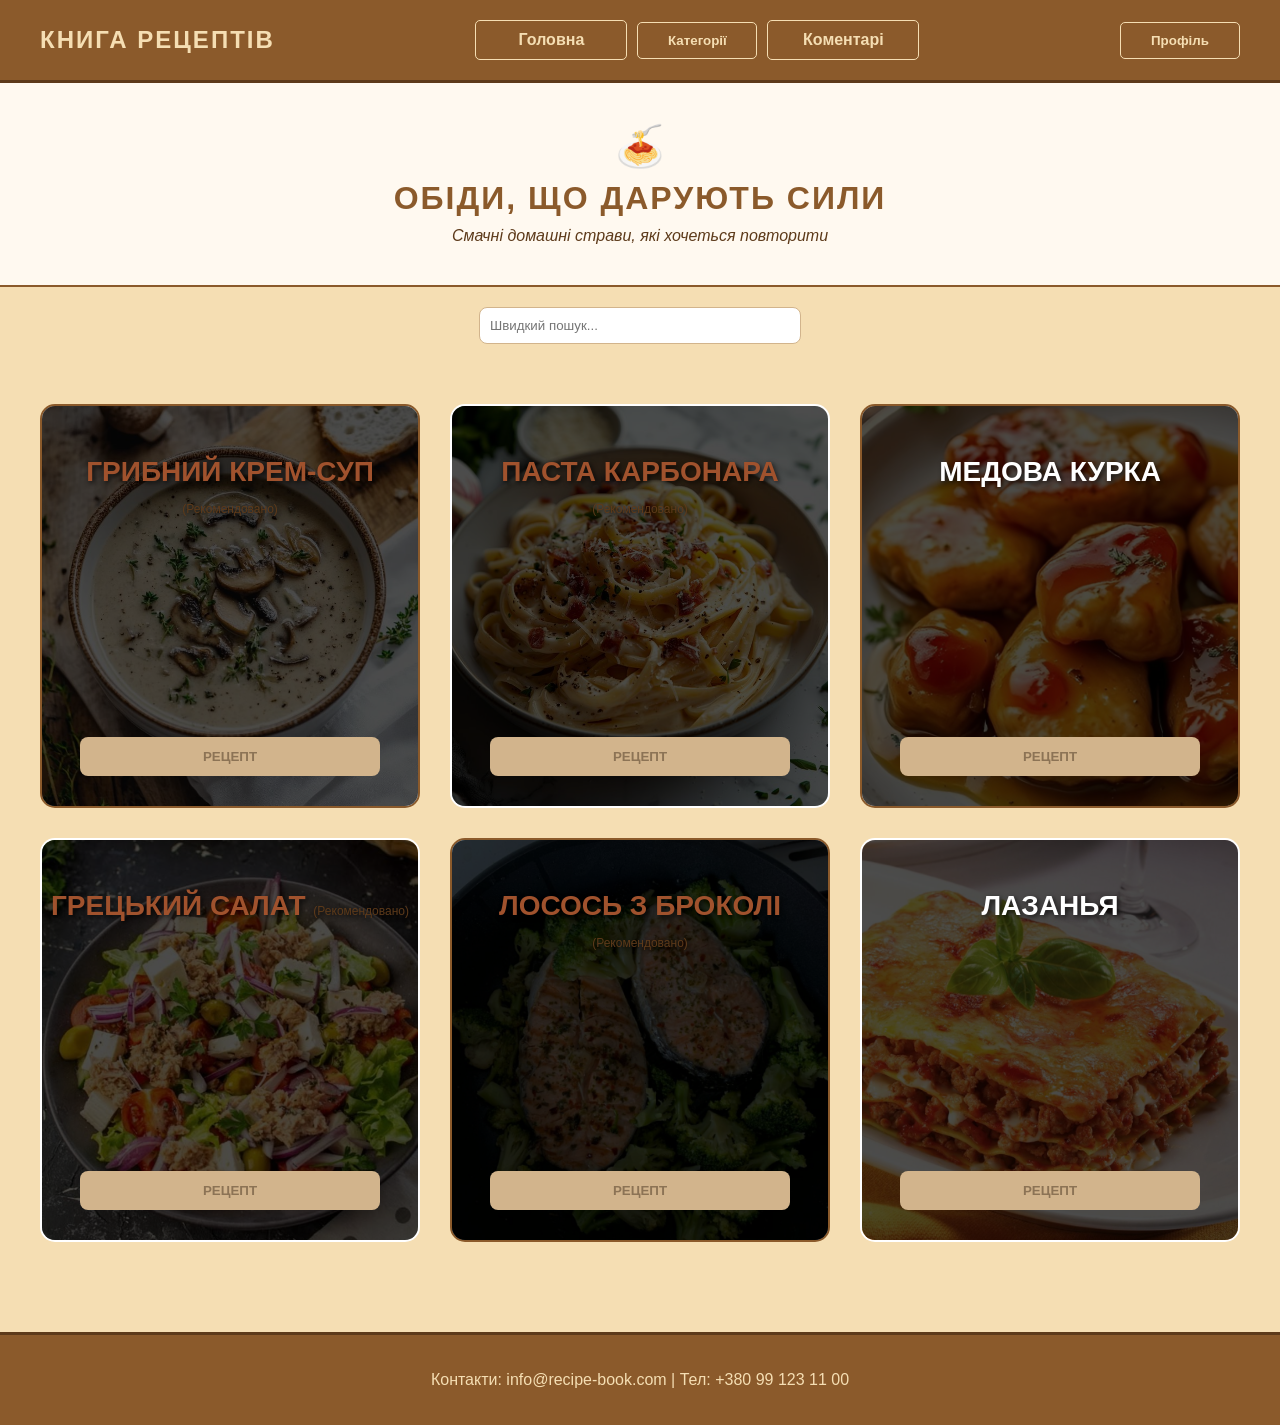
<file: lunch.html>
<!DOCTYPE html>
<html lang="uk">
<head>
    <meta name="viewport" content="width=device-width, initial-scale=1.0">
    <meta charset="UTF-8">
    <link rel="stylesheet" href="style.css">
    <title>Обіди - Кулінарна книга</title>
</head>
<body>
    <header class="header">
        <div class="logo">КНИГА РЕЦЕПТІВ</div>
        <nav class="nav">
            <a href="index.html" class="nav-button">Головна</a>
            <div class="dropdown">
                <button class="dropbtn">Категорії</button>
                <div class="dropdown-content">
                    <a href="breakfast.html">Сніданки</a>
                    <a href="lunch.html">Обіди</a>
                    <a href="desserts.html">Десерти</a>
                    <a href="cold.html">Холодне</a>
                    <a href="drinks.html">Напої</a>
                </div>
            </div>
            <a href="#comments" class="nav-button">Коментарі</a>
        </nav>
        <div class="dropdown">
            <button class="dropbtn">Профіль</button>
            <div class="dropdown-content">
                <a href="profile.html">Увійти</a> 
                <a href="#registration">Зареєструватися</a>
            </div>
        </div>
    </header>

    <main>
        <section style="background-color: #fff9f0; padding: 40px 0; text-align: center; border-bottom: 2px solid #8B5A2B;">
            <span style="font-size: 40px; color: #8B5A2B;">🍝</span>
            <h1 style="color: #8B5A2B; text-transform: uppercase; letter-spacing: 2px; margin: 10px 0; font-size: 32px;">
                Обіди, що дарують сили 
            </h1>
            <p style="color: #5d3a1a; font-style: italic; margin: 0; font-size: 16px;">
                Смачні домашні страви, які хочеться повторити
            </p>
        </section>

        <section class="recipe-grid">
            <div class="recipe-card">
                <div class="recipe-image-container"><img src="img/mushroom-soup.jpg" class="recipe-image"></div>
                <h3 class="recipe-title">ГРИБНИЙ КРЕМ-СУП</h3>
                <button class="recipe-btn" onclick="openModal('mushroomModal')">Рецепт</button>
            </div>
            <div class="recipe-card">
                <div class="recipe-image-container"><img src="img/carbonara.jpg" class="recipe-image"></div>
                <h3 class="recipe-title">ПАСТА КАРБОНАРА</h3>
                <button class="recipe-btn" onclick="openModal('carbonaraModal')">Рецепт</button>
            </div>
            <div class="recipe-card">
                <div class="recipe-image-container"><img src="img/honey-chicken.jpg" class="recipe-image"></div>
                <h3 class="recipe-title">МЕДОВА КУРКА</h3>
                <button class="recipe-btn" onclick="openModal('chickenModal')">Рецепт</button>
            </div>
            <div class="recipe-card">
                <div class="recipe-image-container"><img src="img/greek-salad.jpg" class="recipe-image"></div>
                <h3 class="recipe-title">ГРЕЦЬКИЙ САЛАТ</h3>
                <button class="recipe-btn" onclick="openModal('greekModal')">Рецепт</button>
            </div>
            <div class="recipe-card">
                <div class="recipe-image-container"><img src="img/salmon.jpg" class="recipe-image"></div>
                <h3 class="recipe-title">ЛОСОСЬ З БРОКОЛІ</h3>
                <button class="recipe-btn" onclick="openModal('salmonModal')">Рецепт</button>
            </div>
            <div class="recipe-card">
                <div class="recipe-image-container"><img src="img/lasagna.jpg" class="recipe-image"></div>
                <h3 class="recipe-title">ЛАЗАНЬЯ</h3>
                <button class="recipe-btn" onclick="openModal('lasagnaModal')">Рецепт</button>
            </div>
        </section>
    </main>

    <footer>
        <p>Контакти: info@recipe-book.com | Тел: +380 99 123 11 00</p>
    </footer>

    <div id="mushroomModal" class="modal">
        <div class="modal-content">
            <span class="close-btn" onclick="closeModal('mushroomModal')">&times;</span>
            <h2>Грибний Крем-суп</h2>
            <p><strong>Інгредієнти:</strong> 500г печериць, 200мл вершків, 2 картоплини, цибуля, вершкове масло.</p>
            <p><strong>Приготування:</strong> Обсмажте гриби з цибулею, зваріть картоплю. Збийте все блендером, додайте вершки та прогрійте.</p>
        </div>
    </div>
    
    <div id="carbonaraModal" class="modal">
        <div class="modal-content">
            <span class="close-btn" onclick="closeModal('carbonaraModal')">&times;</span>
            <h2>Паста Карбонара</h2>
            <p><strong>Інгредієнти:</strong> Спагеті, бекон (панчета), 2 жовтки, сир Пармезан, чорний перець.</p>
            <p><strong>Приготування:</strong> Відваріть пасту. Обсмажте бекон. Змішайте жовтки з сиром. З'єднайте все разом, додавши трохи води з пасти.</p>
        </div>
    </div>
    
    <div id="chickenModal" class="modal">
        <div class="modal-content">
            <span class="close-btn" onclick="closeModal('chickenModal')">&times;</span>
            <h2>Медова курка</h2>
            <p><strong>Інгредієнти:</strong> Куряче філе, 2 ст.л. меду, 1 ст.л. гірчиці, соєвий соус, часник.</p>
            <p><strong>Приготування:</strong> Замаринуйте філе в соусі на 20 хв. Обсмажте на сковорідці або запечіть у духовці до готовності.</p>
        </div>
    </div>
    
    <div id="greekModal" class="modal">
        <div class="modal-content">
            <span class="close-btn" onclick="closeModal('greekModal')">&times;</span>
            <h2>Грецький салат</h2>
            <p><strong>Інгредієнти:</strong> Огірки, томати, болгарський перець, сир Фета, оливки, оливкова олія.</p>
            <p><strong>Приготування:</strong> Наріжте овочі великими кубиками, додайте оливки та цілі шматочки Фети. Полийте олією та посипте орегано.</p>
        </div>
    </div>
    
    <div id="salmonModal" class="modal">
        <div class="modal-content">
            <span class="close-btn" onclick="closeModal('salmonModal')">&times;</span>
            <h2>Лосось з броколі</h2>
            <p><strong>Інгредієнти:</strong> Стейк лосося, броколі, лимон, спеції для риби, оливкова олія.</p>
            <p><strong>Приготування:</strong> Посипте рибу спеціями, збризніть лимоном. Готуйте на парі разом із броколі 15-20 хвилин.</p>
        </div>
    </div>
    
    <div id="lasagnaModal" class="modal">
        <div class="modal-content">
            <span class="close-btn" onclick="closeModal('lasagnaModal')">&times;</span>
            <h2>Лазанья</h2>
            <p><strong>Інгредієнти:</strong> Листи лазаньї, фарш, соус Болоньєзе, соус Бешамель, сир Моцарела.</p>
            <p><strong>Приготування:</strong> Викладайте шарами: листи, фарш, соус. Зверху щедро посипте сиром і запікайте 40 хвилин при 180°C.</p>
        </div>
    </div>

    <script src="script.js"></script>
</body>
</html>
</file>
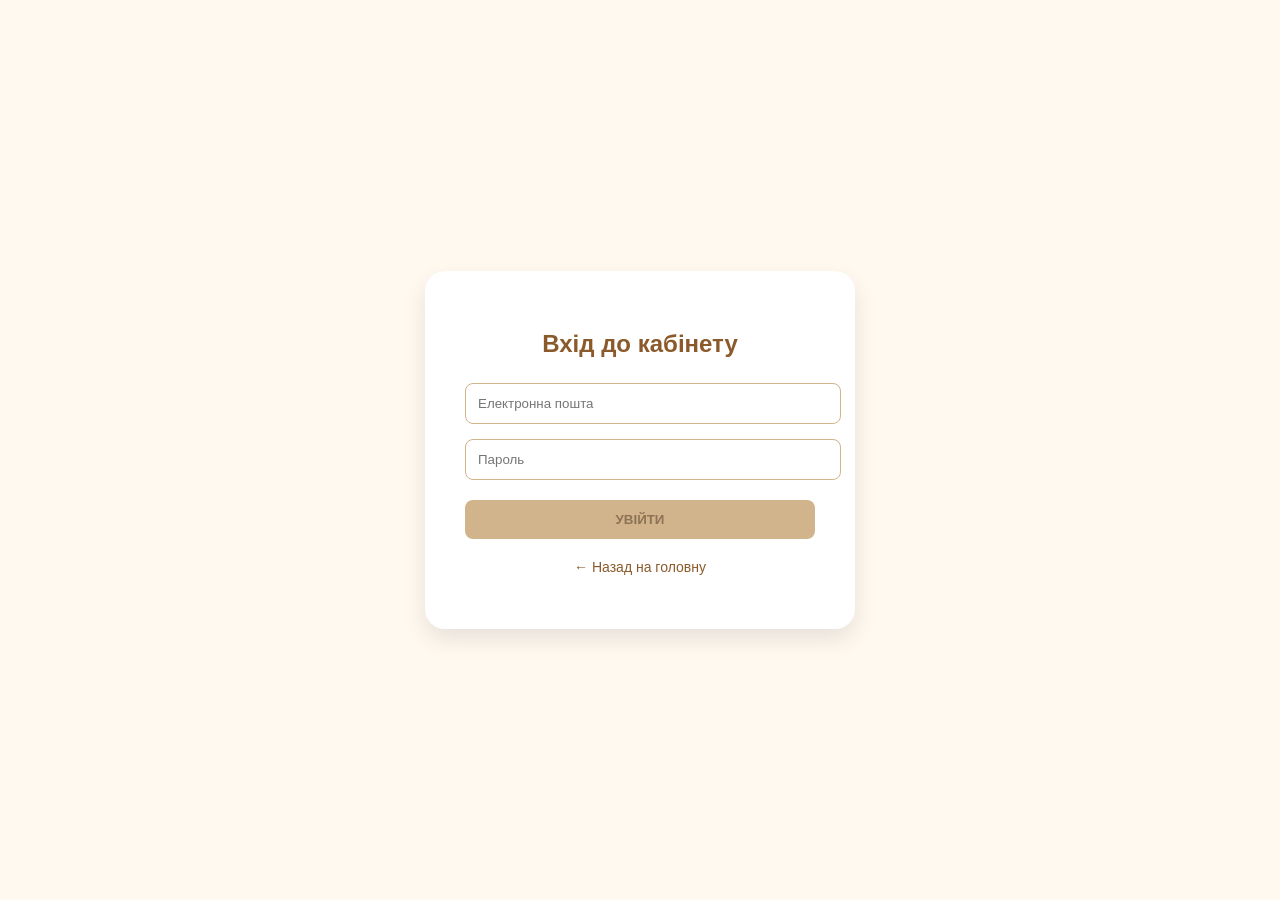
<file: profile.html>
<!DOCTYPE html>
<html lang="uk">
<head>
    <meta charset="UTF-8">
    <link rel="stylesheet" href="style.css">
    <title>Вхід - Кулінарна книга</title>
</head>
<body style="background-color: #fff9f0; display: flex; justify-content: center; align-items: center; height: 100vh; margin: 0;">
    <div style="background: white; padding: 40px; border-radius: 20px; box-shadow: 0 10px 25px rgba(0,0,0,0.1); width: 350px; text-align: center;">
        <h2 style="color: #8B5A2B; margin-bottom: 25px;">Вхід до кабінету</h2>
        <form>
            <input type="email" placeholder="Електронна пошта" style="width: 100%; padding: 12px; margin-bottom: 15px; border: 1px solid #d2b48c; border-radius: 8px;">
            <input type="password" placeholder="Пароль" style="width: 100%; padding: 12px; margin-bottom: 20px; border: 1px solid #d2b48c; border-radius: 8px;">
            <button type="button" class="recipe-btn" style="position: static; width: 100%;">Увійти</button>
        </form>
        <p style="margin-top: 20px; font-size: 14px;"><a href="index.html" style="color: #8B5A2B; text-decoration: none;">← Назад на головну</a></p>
    </div>
</body>
</html>
</file>
<file: style.css>
html {
    scroll-behavior: smooth;
}

body {
    height: 100%;
    margin: 0;
    display: flex;
    flex-direction: column;
    background-color: #F5DEB3;
    font-family: 'Montserrat', sans-serif;
}

main {
    flex: 1;
}

img {
    max-width: 100%;
    height: auto;
}
* {
    font-family: Arial, sans-serif !important; 
    text-transform: none; 
}
h1, h2, h3, .recipe-title, .nav-button, .dropbtn, .recipe-btn {
    font-family: Arial, sans-serif !important;
    letter-spacing: normal
}
/*Шапка*/
.header {
    display: flex;
    justify-content: space-between;
    align-items: center;
    padding: 20px 40px;
    background-color: #8B5A2B;
    border-bottom: 3px solid #5d3a1a;
    position: sticky;
    top: 0;
    z-index: 1000;
}

.logo {
    color: #F5DEB3;
    font-size: 24px;
    font-weight: bold;
    letter-spacing: 2px;
}

.nav {
    display: flex;
    align-items: center;
    gap: 10px;
}

.nav-button, .dropbtn {
    background-color: transparent;
    border: 1px solid #F5DEB3;
    color: #F5DEB3;
    padding: 10px 15px;
    cursor: pointer;
    border-radius: 5px;
    font-weight: bold;
    text-decoration: none;
    transition: 0.3s;
    display: inline-block;
    min-width: 120px; 
    text-align: center; 
}

.nav-button:hover, .dropbtn:hover {
    background-color: #F5DEB3;
    color: #8B5A2B;
}

/* Доповнення */
.dropdown {
    position: relative;
    display: inline-block;
}

.dropdown-content {
    display: none;
    position: absolute;
    background-color: #fdf5e6;
    min-width: 160px;
    box-shadow: 0px 8px 16px rgba(0,0,0,0.2);
    z-index: 1;
    border-radius: 0 0 5px 5px;
}

.dropdown-content a {
    color: #8B5A2B;
    padding: 12px 16px;
    text-decoration: none;
    display: block;
    font-weight: bold;
}

.dropdown-content a:hover {
    background-color: #8B5A2B;
    color: #F5DEB3;
}

.dropdown:hover .dropdown-content {
    display: block;
}

/* Сітки та картки */
.recipe-grid {
    display: grid;
    grid-template-columns: repeat(3, 1fr); /* 3 картки в ряд */
    gap: 30px;
    padding: 40px;
    max-width: 1200px;
    margin: 0 auto;
}

.recipe-card {
    position: relative;
    height: 400px;
    border: 2px solid #8c7355;
    border-radius: 15px;
    overflow: hidden;
    background-color: #8c7355; /* Фон картки, якщо картинка не завантажиться */
}

.recipe-image {
    width: 100%;
    height: 100%;
    object-fit: cover; /* Ensuring image covers the area, not distorts */
}
.recipe-image-container {
    position: relative;
    width: 100%;
    height: 100%;
    overflow: hidden;
}
.recipe-image-container::before {
    content: '';
    position: absolute;
    top: 0;
    left: 0;
    width: 100%;
    height: 100%;
    background-color: black; 
    opacity: 0.7; 
    z-index: 1; 
}

.recipe-title {
    position: absolute;
    top: 50px;
    width: 100%;
    text-align: center;
    color: #fff; /* Білий колір тексту */
    font-size: 28px;
    text-transform: uppercase;
    font-family: Arial, sans-serif; /* Простий шрифт */
    text-shadow: 2px 2px 5px rgba(0,0,0,0.7); /* Тінь для кращої читабельності */
    margin: 0;
    z-index: 2; /* Place text above overlay */
}

.recipe-btn {
    position: absolute;
    bottom: 30px;
    left: 10%;
    width: 80%;
    background-color: #d2b48c;
    color: #8c7355;
    border: none;
    padding: 12px 0;
    border-radius: 8px;
    font-weight: bold;
    cursor: pointer;
    text-transform: uppercase;
    transition: 0.3s;
    z-index: 2; /* Place button above overlay */
}

.recipe-btn:hover {
    background-color: #8B5A2B;
    color: #F5DEB3;
    transform: scale(1.03);
}

.recipe-btn {
    transition: 0.3s; 
}

/* футер */
section {
    scroll-margin-top: 80px;
}
.comment-toggle-button {
    background-color: #d2b48c;
    color: #5d3a1a;
    border: none;
    padding: 10px 20px;
    border-radius: 8px;
    font-family: Arial, sans-serif;
    font-size: 14px;
    cursor: pointer;
    transition: all 0.3s ease; 
    box-shadow: 0 2px 5px rgba(0,0,0,0.1);
}
.comment-toggle-button:hover {
    background-color: #cda079; 
    transform: translateY(-2px); 
    box-shadow: 0 4px 8px rgba(0,0,0,0.15);
}

footer {
    background-color: #8B5A2B;
    color: #F5DEB3;
    text-align: center;
    padding: 20px;
    margin-top: 50px;
    border-top: 3px solid #5d3a1a;
}

/* мобільна версія */
@media (max-width: 768px) {
    .header { flex-direction: column; text-align: center; padding: 15px; }
    .nav { flex-direction: column; width: 100%; margin-top: 15px; }
    .recipe-grid { grid-template-columns: 1fr; } 
}

/* Приховане вікно */
.modal {
    display: none; 
    position: fixed; 
    z-index: 1000; 
    left: 0;
    top: 0;
    width: 100%;
    height: 100%;
    background-color: rgba(0,0,0,0.5); /* Затемнення фону */
  }
  
  /* Саме віконце */
  .modal-content {
    background-color: #F5DEB3; /* Твій фірмовий колір */
    margin: 15% auto;
    padding: 20px;
    border: 2px solid #8B5A2B;
    border-radius: 15px;
    width: 80%;
    max-width: 400px;
    position: relative;
  }
  
  /* Кнопка закриття */
  .close-btn {
    position: absolute;
    top: 10px;
    right: 15px;
    font-size: 25px;
    cursor: pointer;
    color: #8B5A2B;
  }
  section h2 {
    text-transform: uppercase;
    letter-spacing: 2px;
    position: relative;
    padding-bottom: 15px;
}

section h2::after {
    content: '';
    position: absolute;
    bottom: 0;
    left: 50%;
    transform: translateX(-50%);
    width: 80px;
    height: 3px;
    background-color: #8B5A2B;
}

/* Ефект для кнопок на головному банері */
.hero-section a:hover {
    background-color: #8B5A2B !important;
    color: #F5DEB3 !important;
    transform: scale(1.1);
}
</file>
